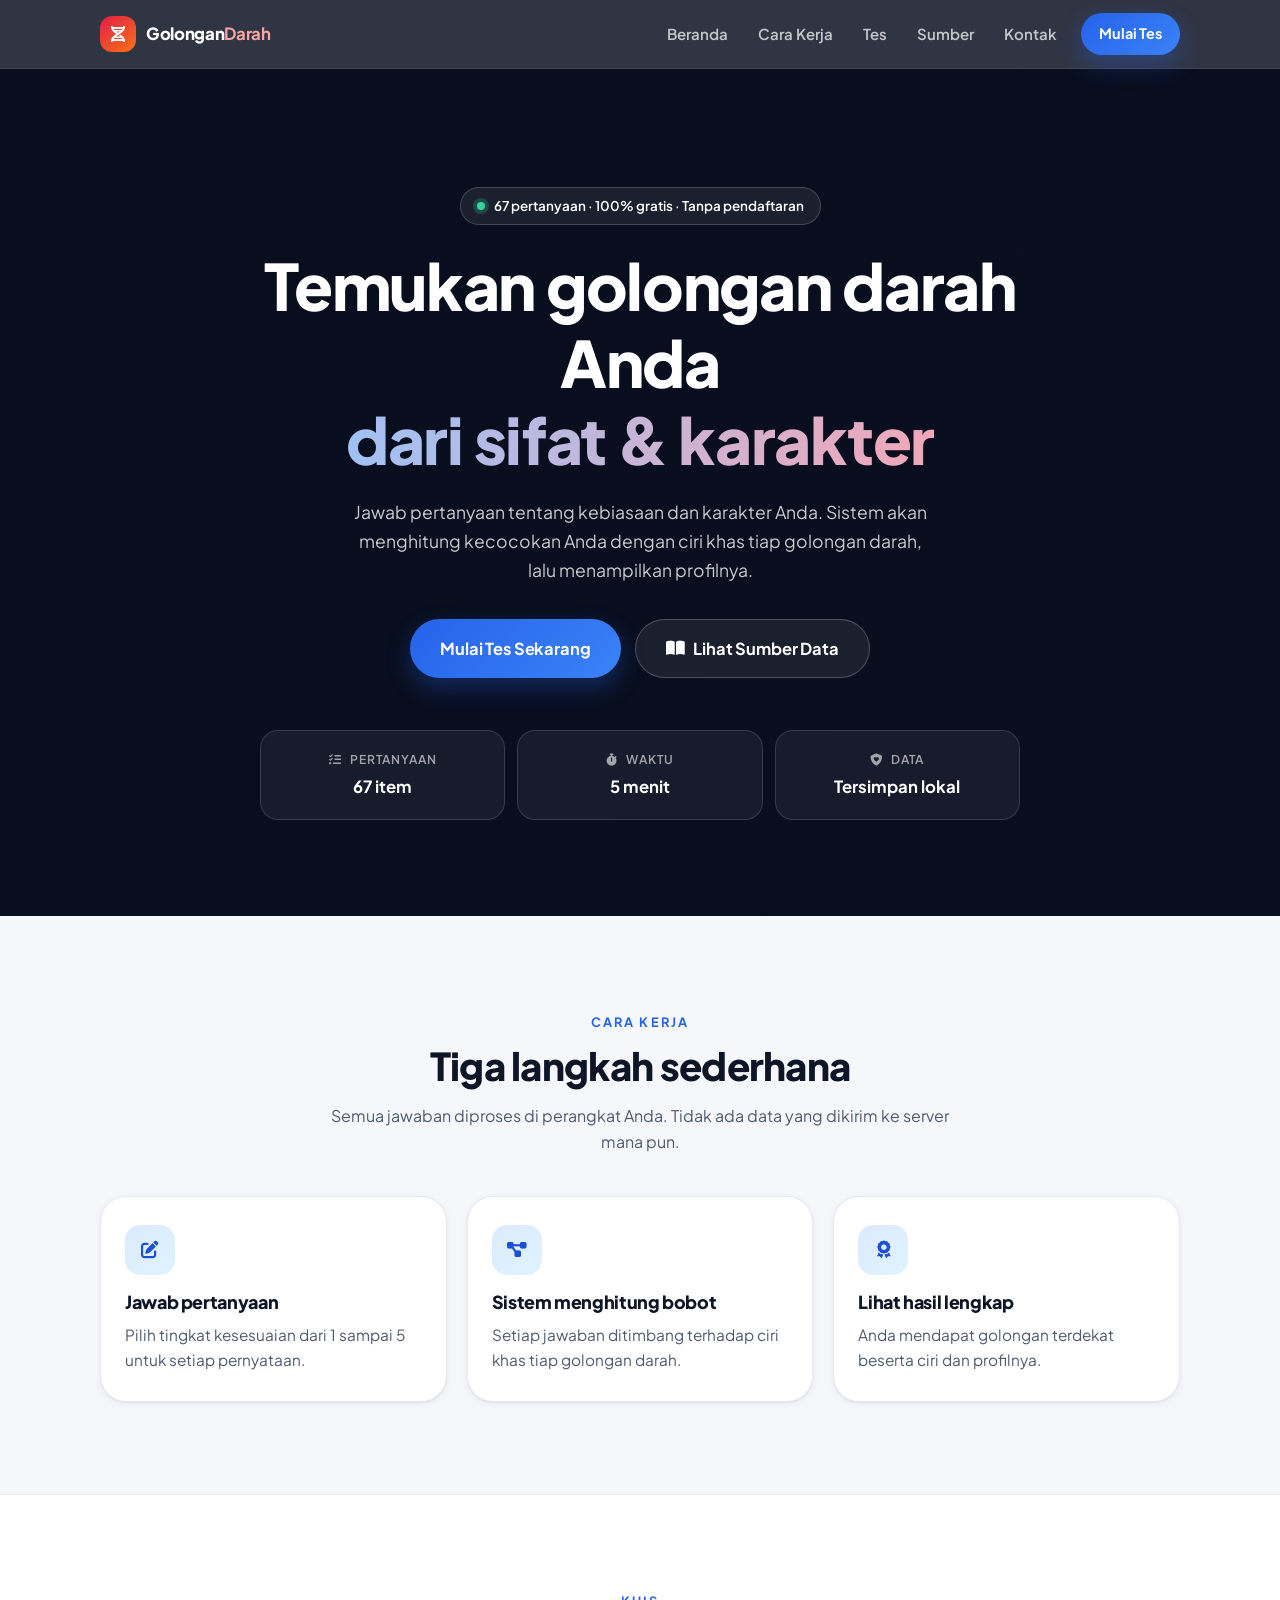
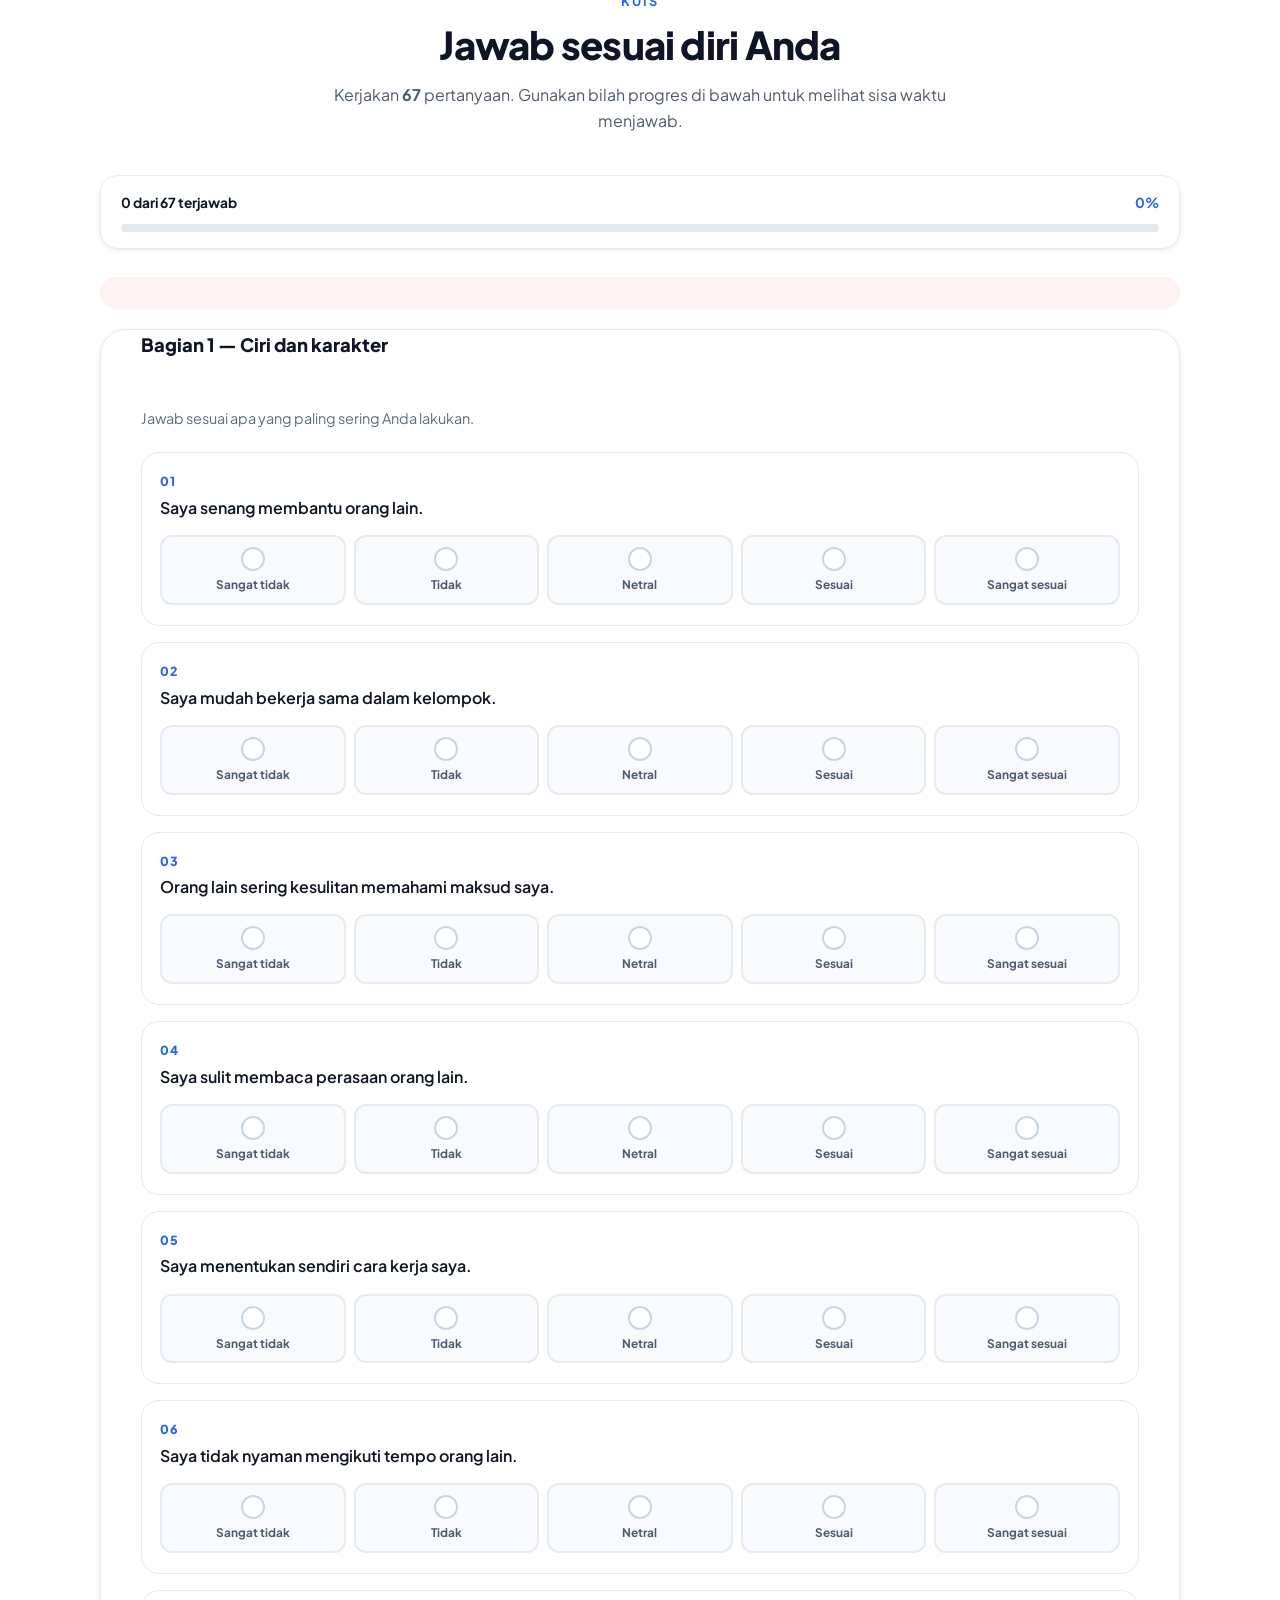
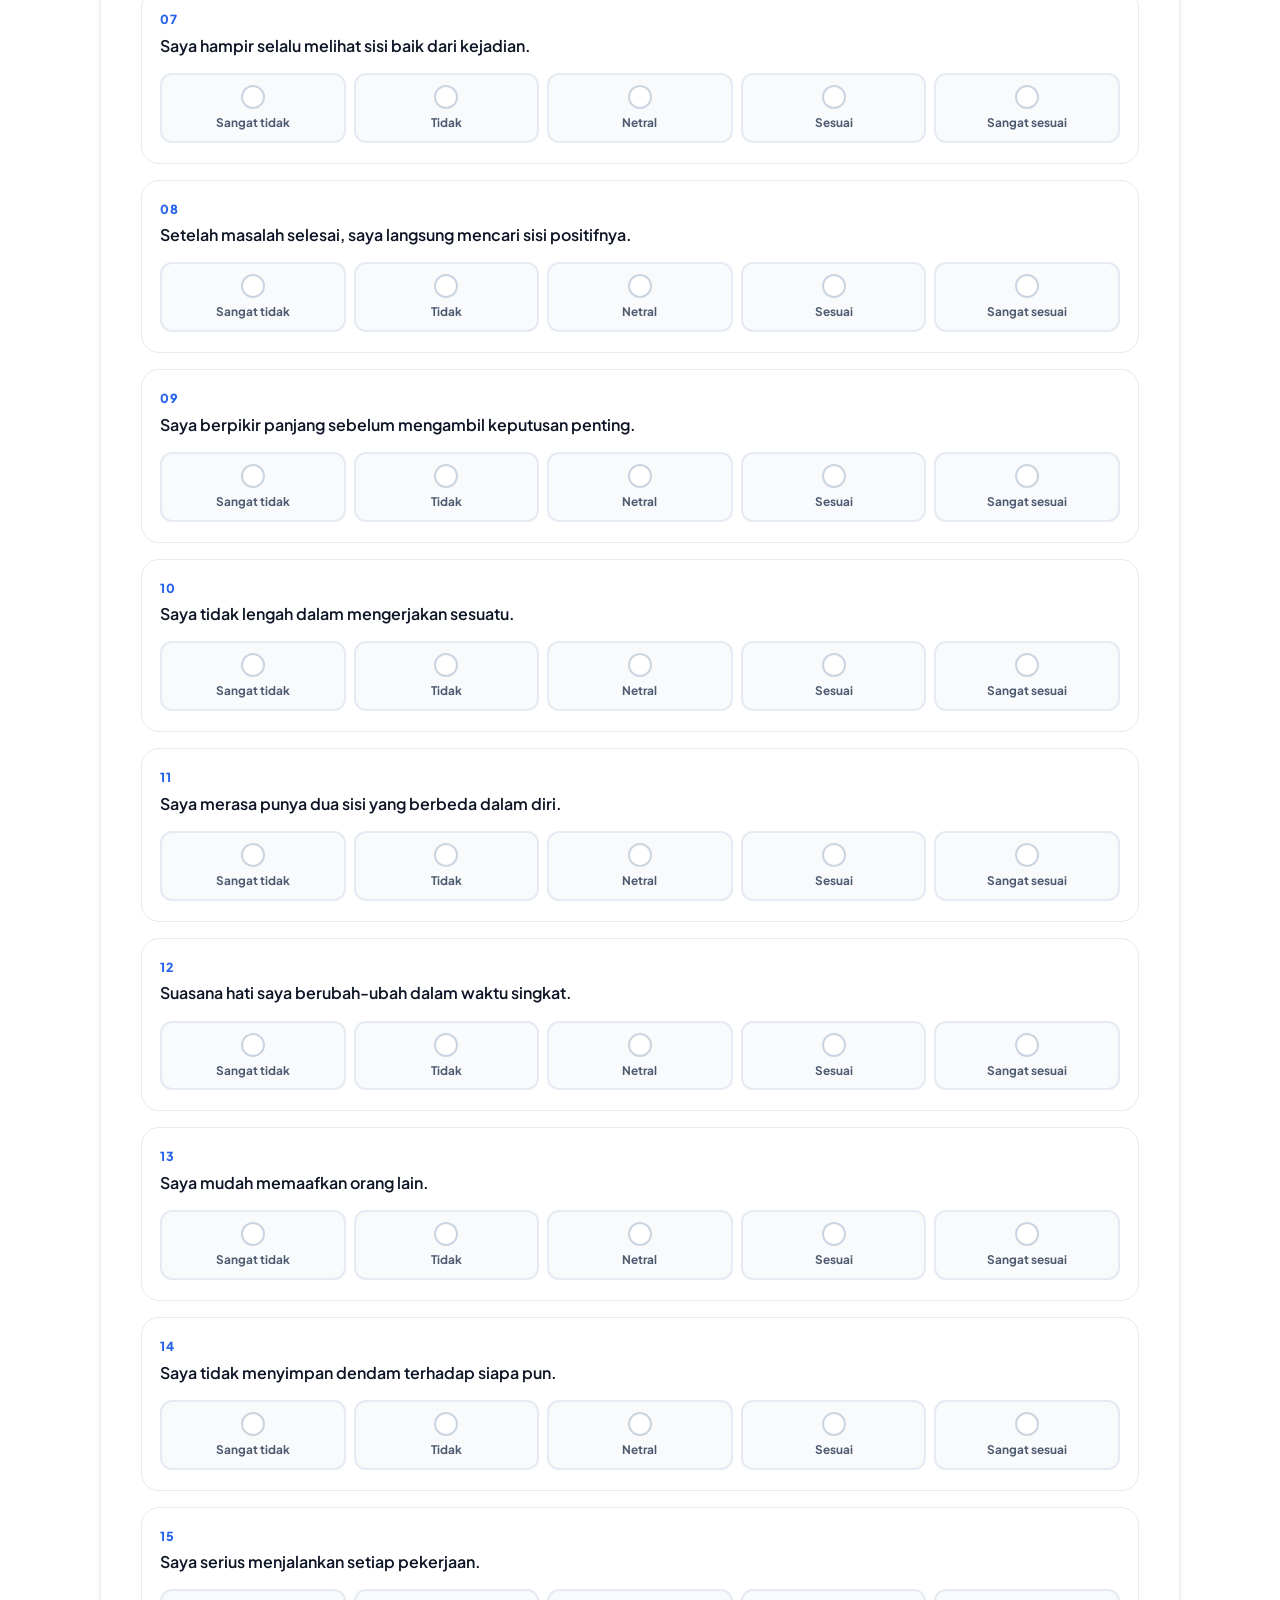
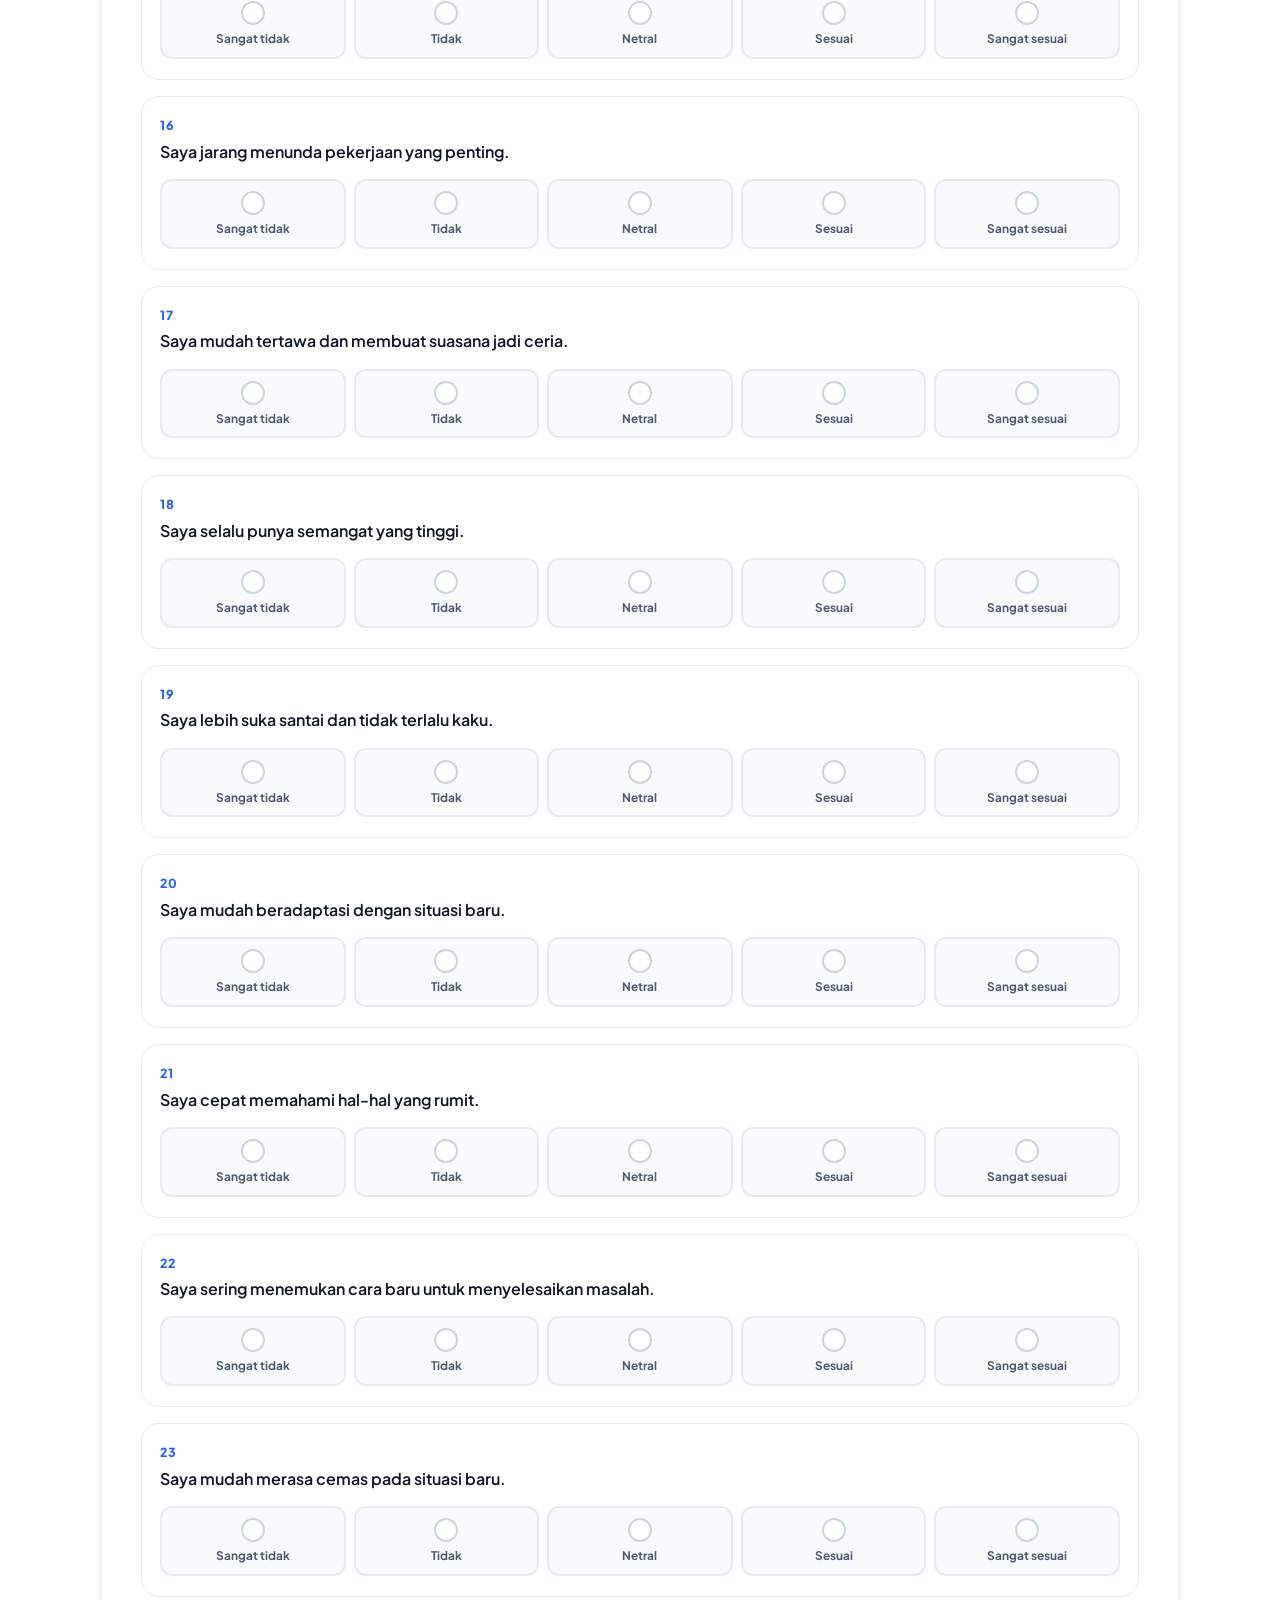
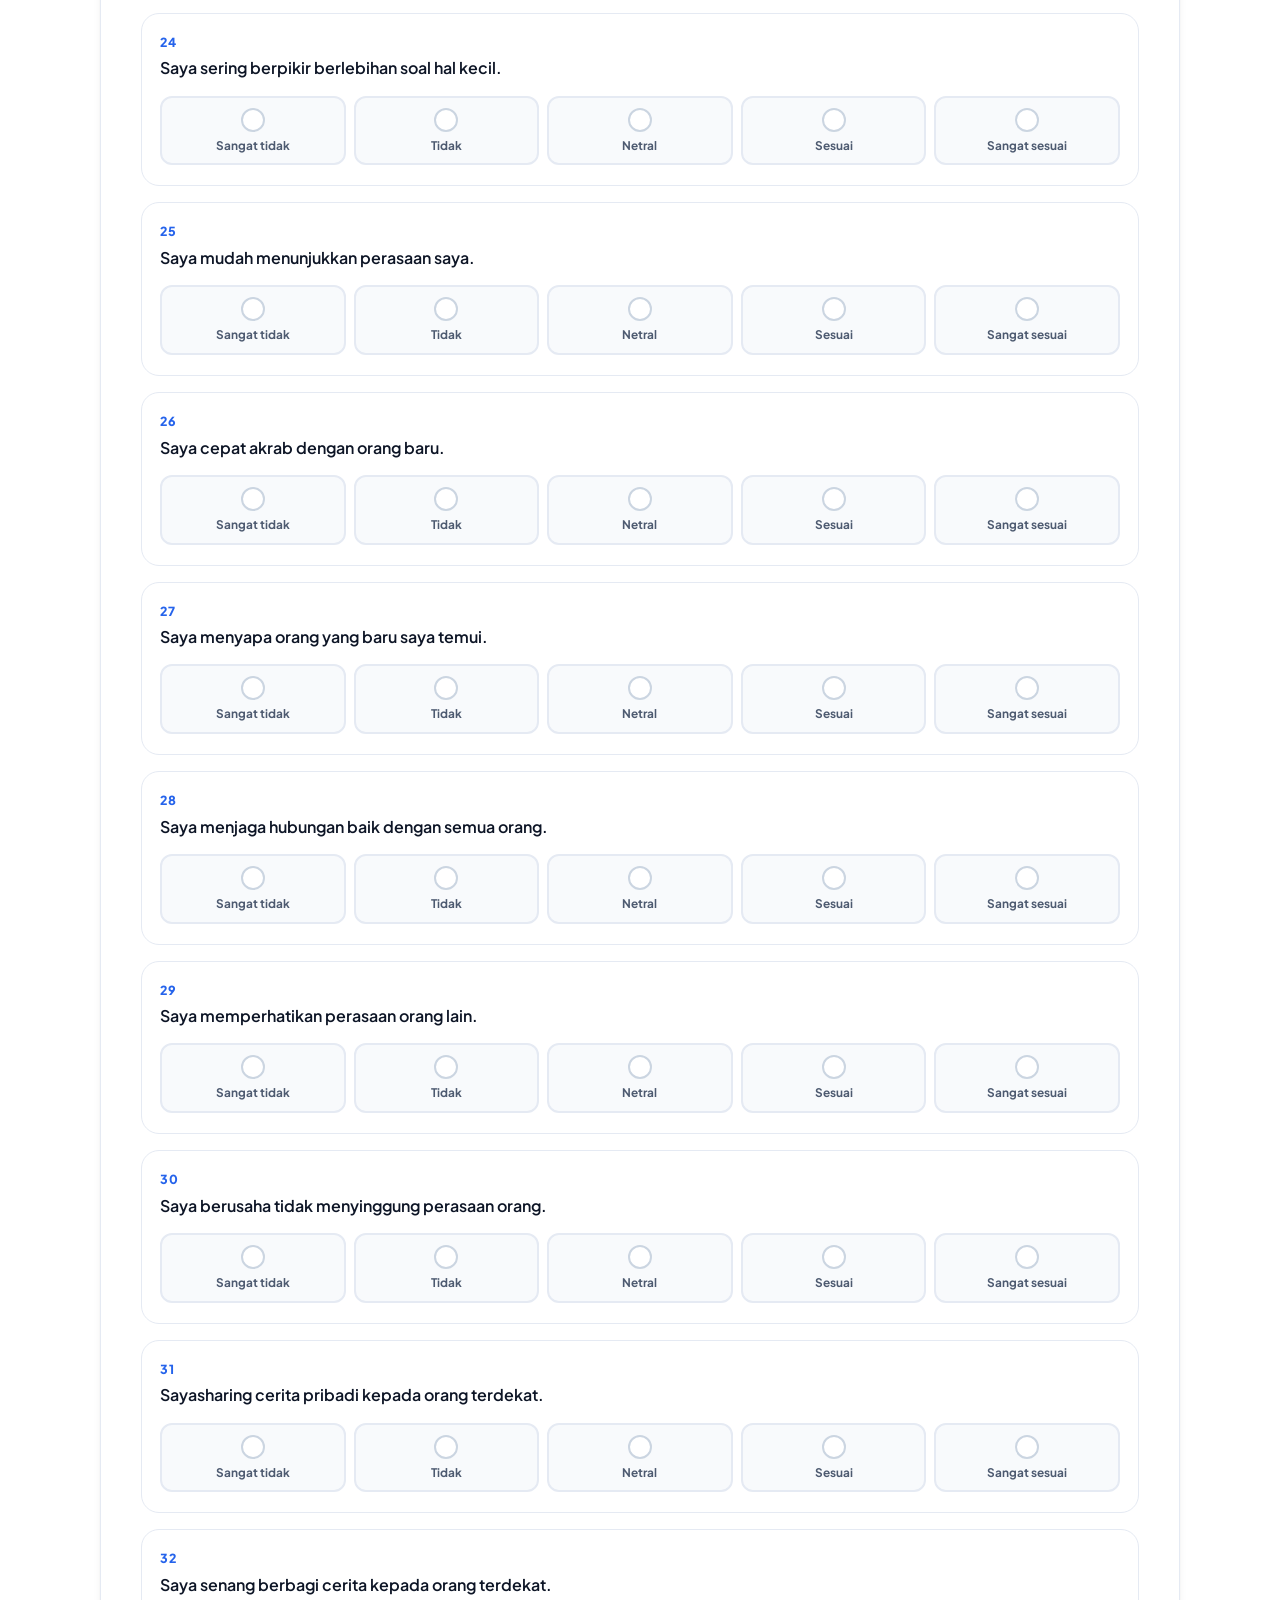
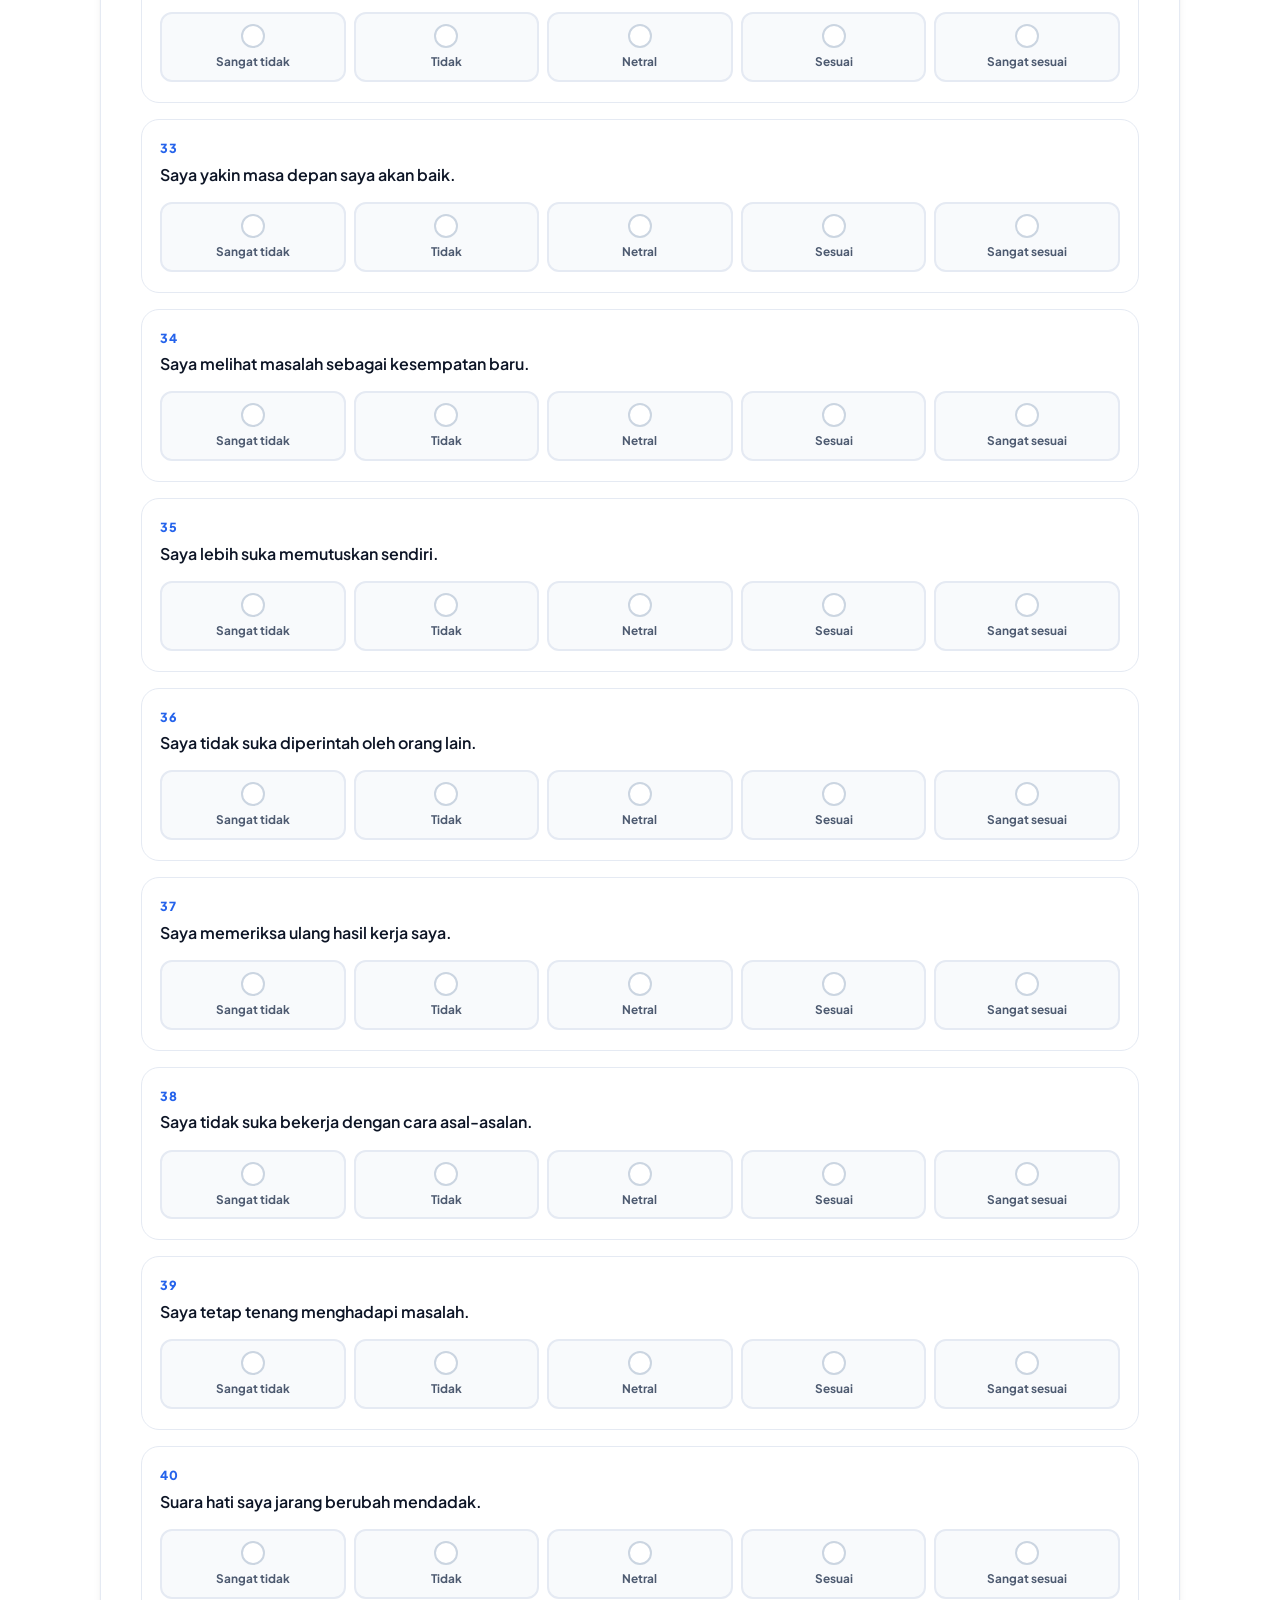
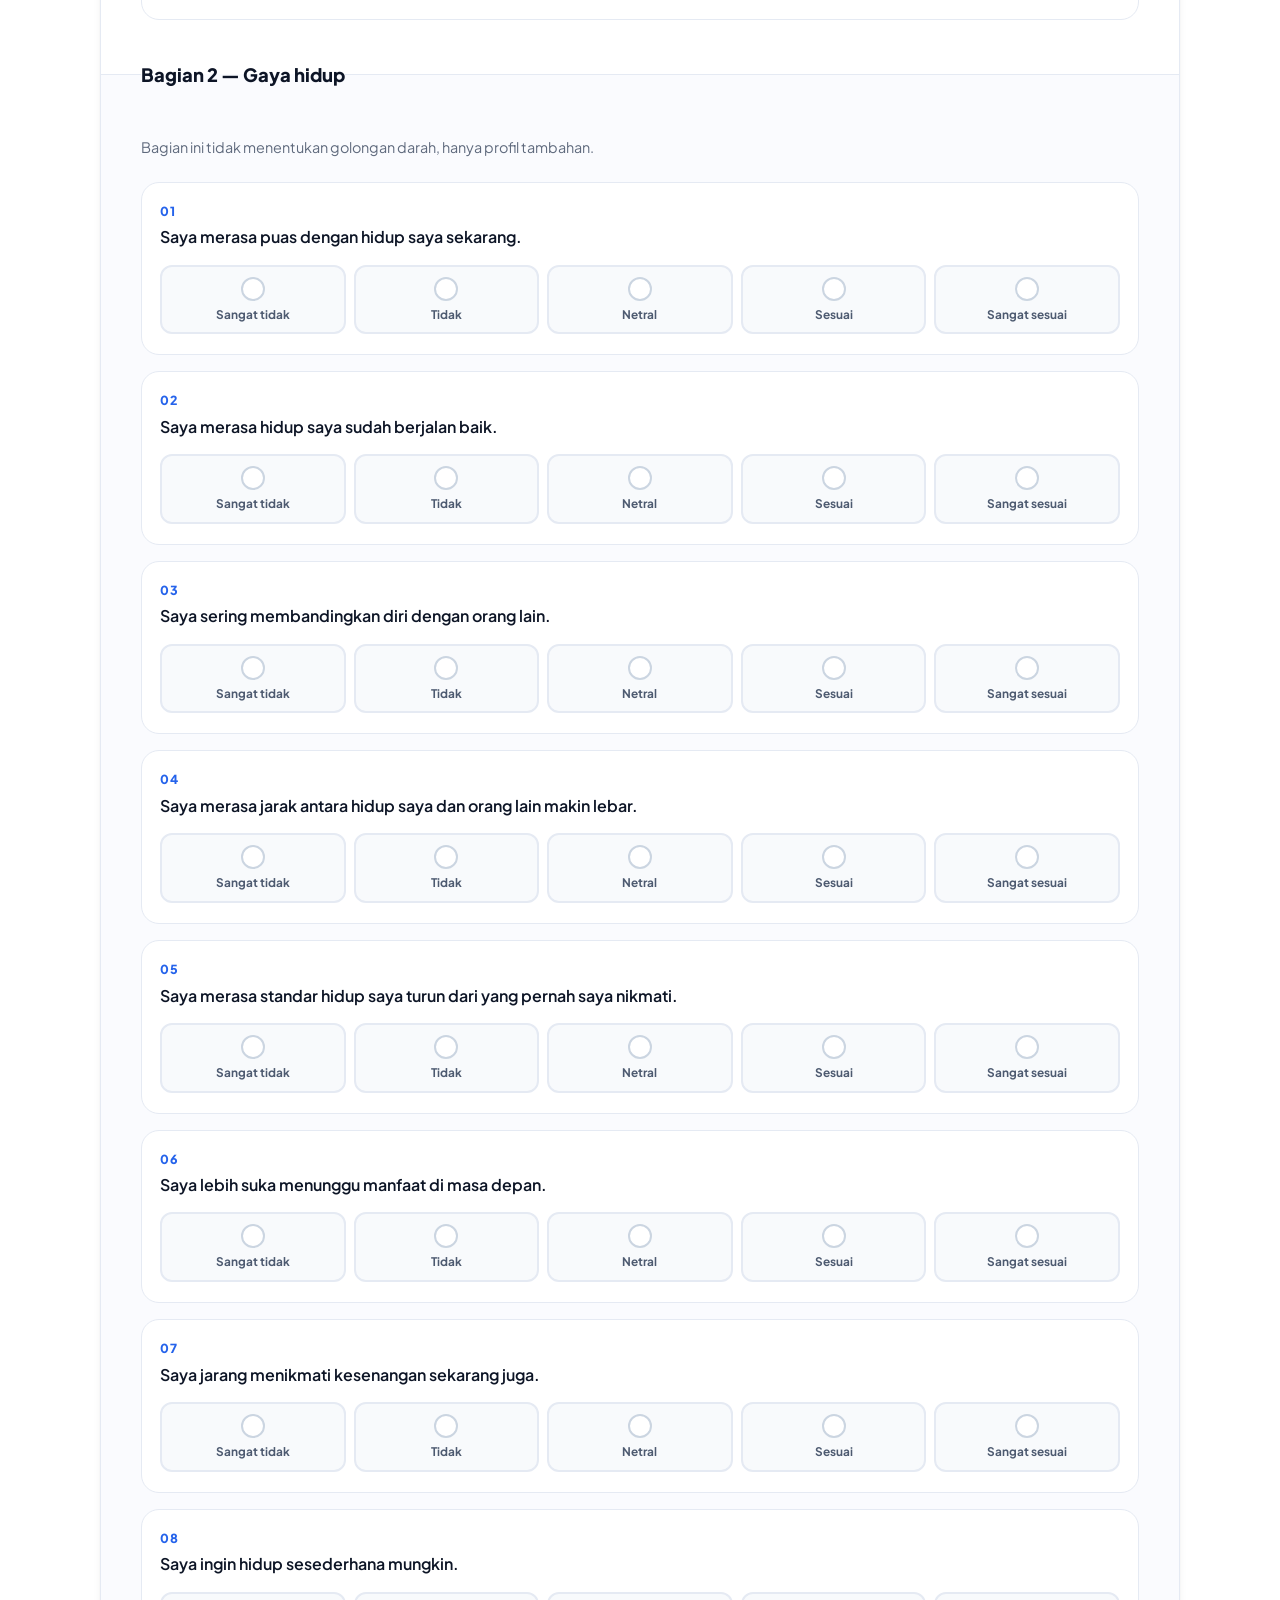
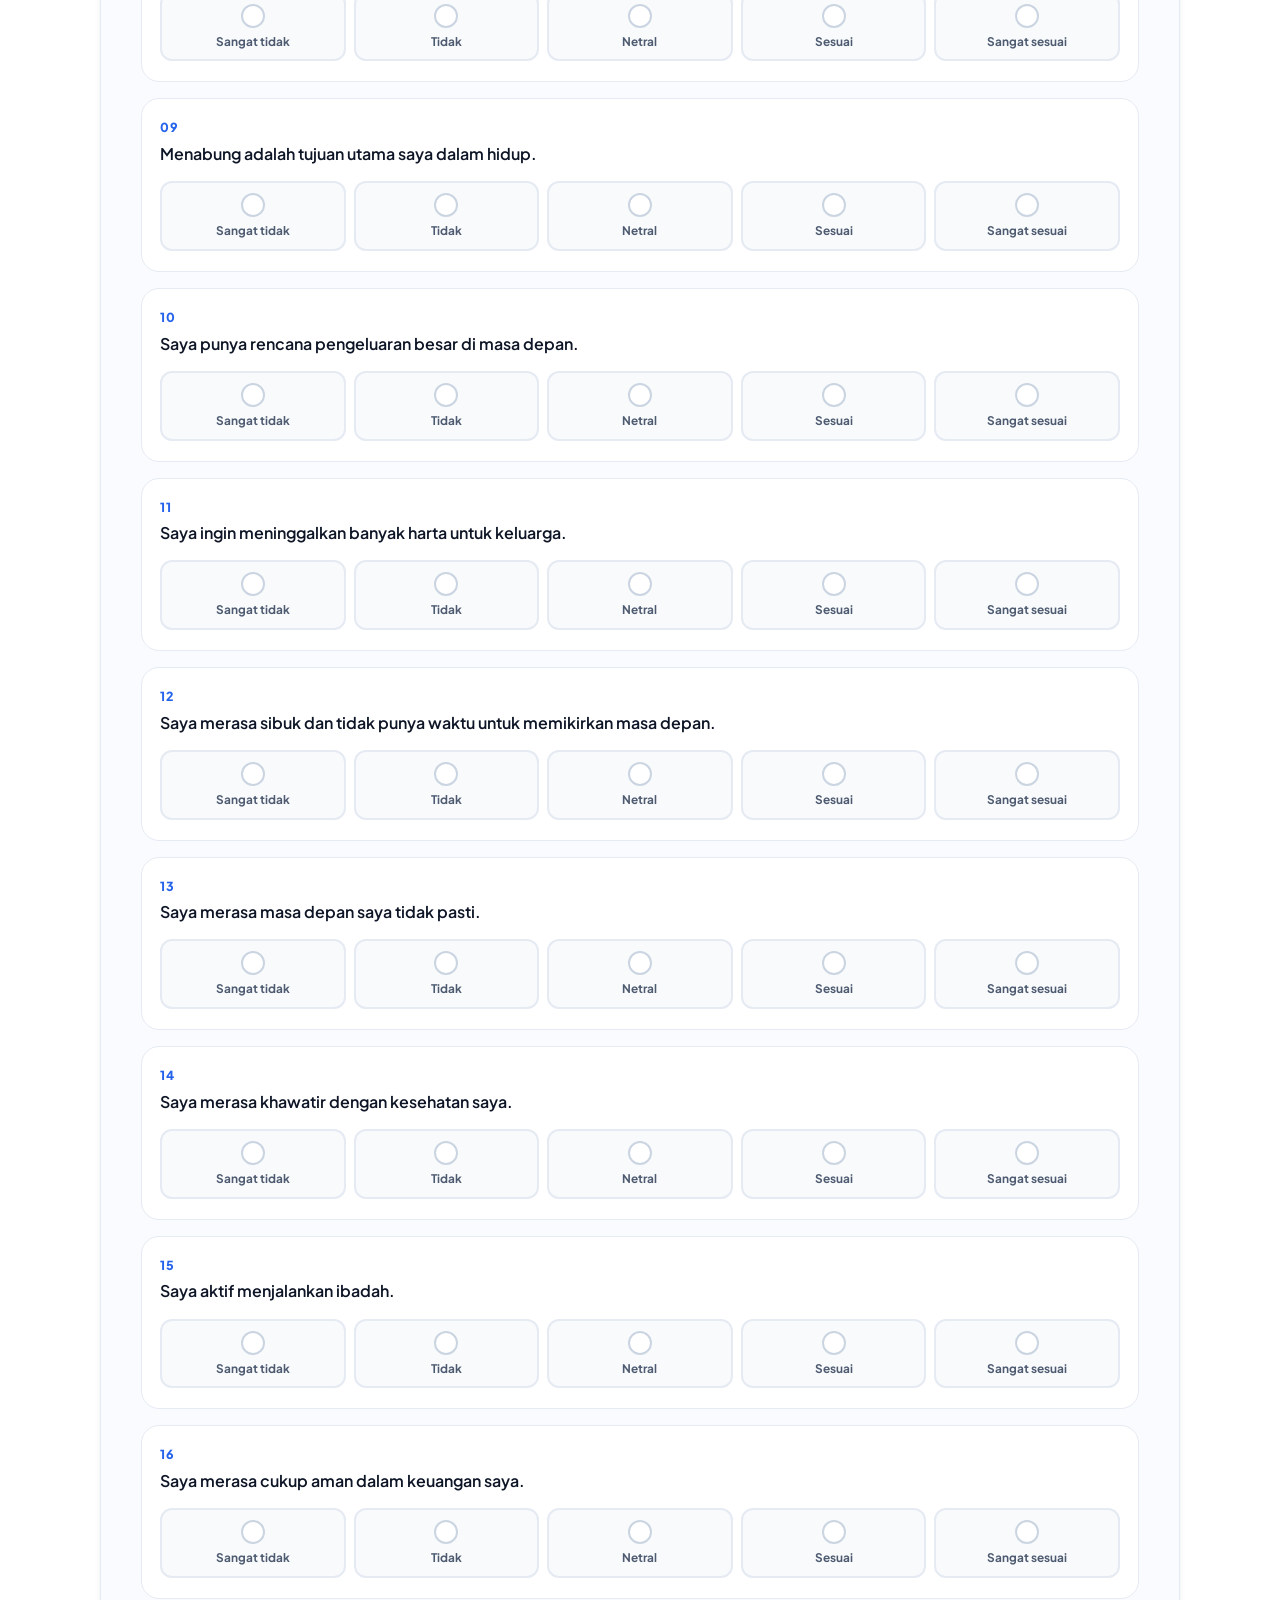
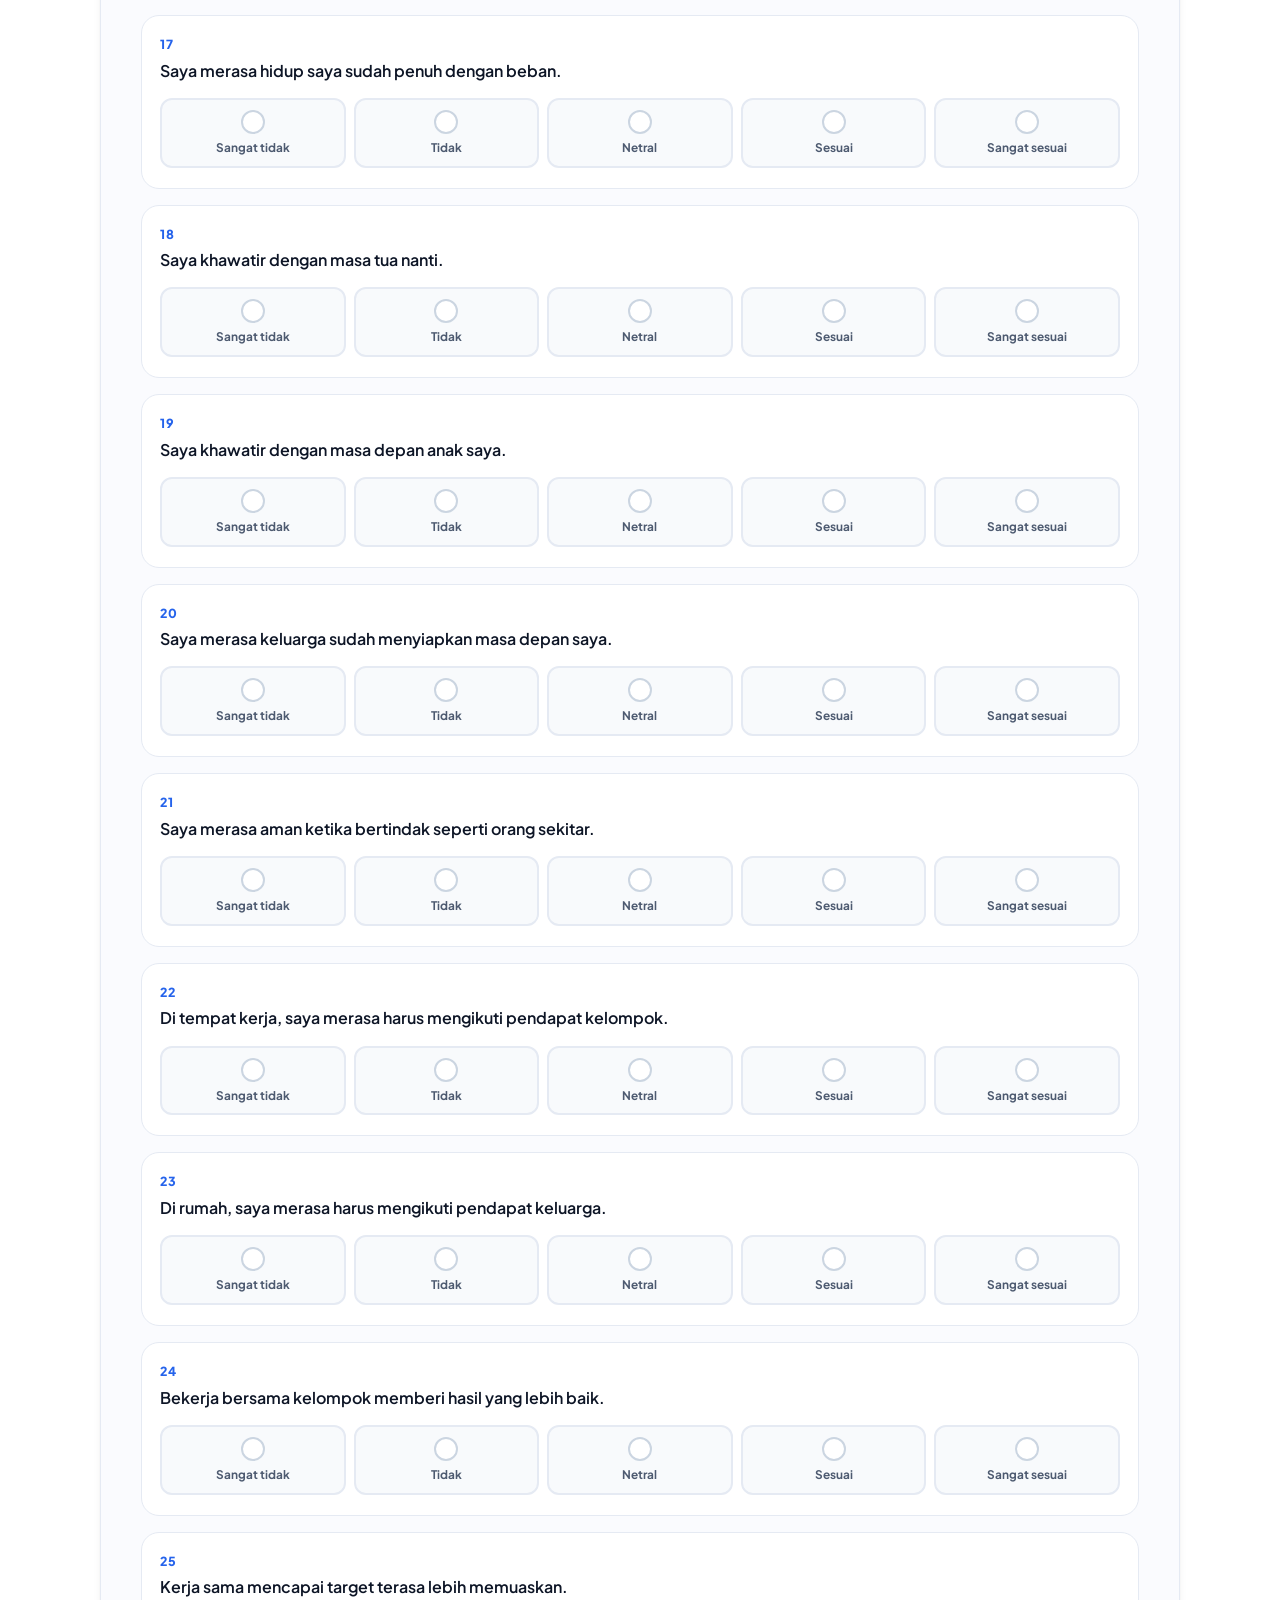
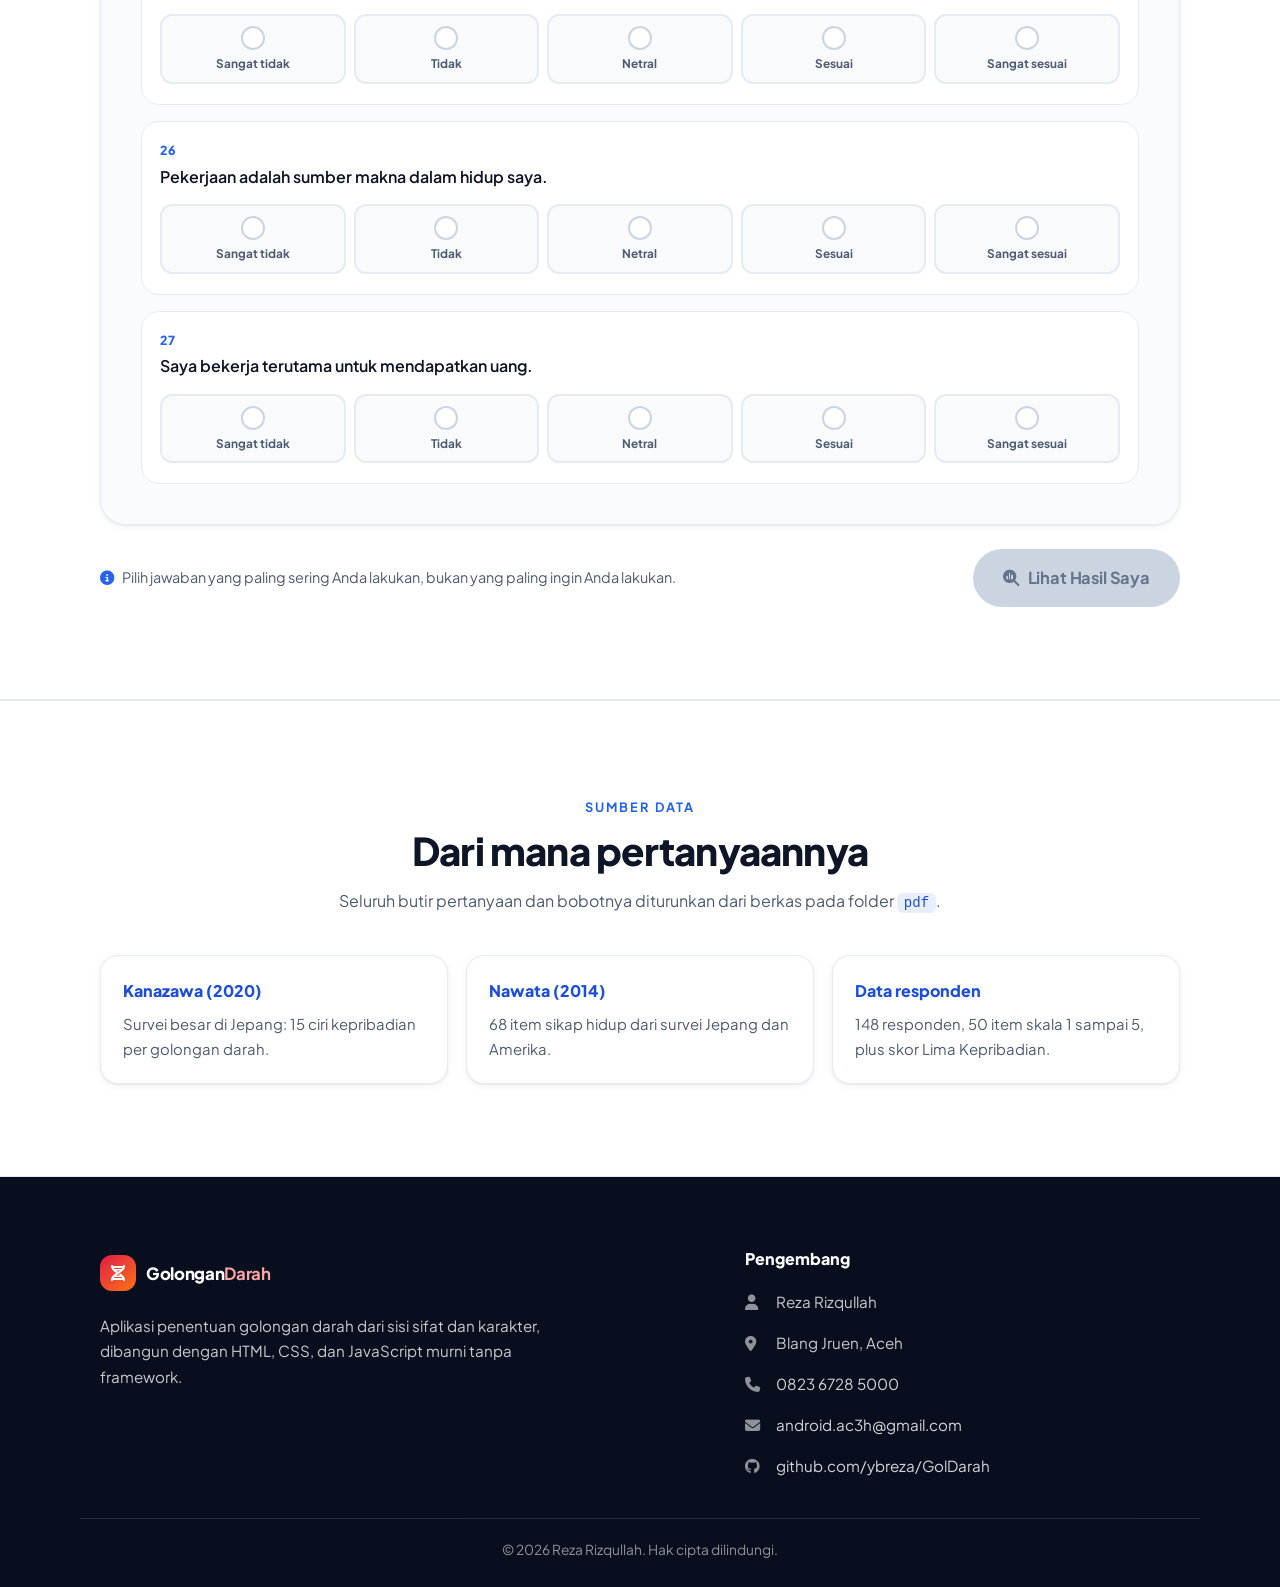
<file: index.html>
<!DOCTYPE html>
<html lang="id">

<head>
  <meta charset="utf-8">
  <meta name="viewport" content="width=device-width, initial-scale=1">
  <title>Tes Golongan Darah dari Sifat &amp; Karakter | GolonganDarah</title>
  <meta name="description"
    content="Tes golongan darah gratis berdasarkan sifat dan karakter. 67 pertanyaan dari studi ilmiah, hasil instan, tanpa pendaftaran. Golongan A, B, AB, dan O.">
  <meta name="author" content="Reza Rizqullah">
  <meta name="keywords" content="tes golongan darah, golongan darah dari sifat, cek golongan darah, kepribadian, golongan A, B, AB, O">
  <meta name="robots" content="index, follow, max-image-preview:large">
  <meta name="theme-color" content="#0a1020">
  <link rel="canonical" href="https://ybreza.github.io/GolDarah/">

  <meta property="og:type" content="website">
  <meta property="og:site_name" content="GolonganDarah">
  <meta property="og:locale" content="id_ID">
  <meta property="og:title" content="Tes Golongan Darah dari Sifat &amp; Karakter">
  <meta property="og:description" content="Jawab 67 pertanyaan tentang diri Anda, lalu lihat golongan darah beserta cirinya. Gratis dan tanpa pendaftaran.">
  <meta property="og:url" content="https://ybreza.github.io/GolDarah/">
  <meta property="og:image" content="https://images.unsplash.com/photo-1532187863486-abf9dbad1b69?auto=format&amp;fit=crop&amp;w=1200&amp;h=630&amp;q=80">
  <meta property="og:image:width" content="1200">
  <meta property="og:image:height" content="630">
  <meta property="og:image:alt" content="Ilustrasi DNA untuk tes golongan darah">

  <meta name="twitter:card" content="summary_large_image">
  <meta name="twitter:title" content="Tes Golongan Darah dari Sifat &amp; Karakter">
  <meta name="twitter:description" content="Jawab 67 pertanyaan tentang diri Anda, lalu lihat golongan darah beserta cirinya.">
  <meta name="twitter:image" content="https://images.unsplash.com/photo-1532187863486-abf9dbad1b69?auto=format&amp;fit=crop&amp;w=1200&amp;h=630&amp;q=80">

  <link rel="preconnect" href="https://fonts.googleapis.com">
  <link rel="preconnect" href="https://fonts.gstatic.com" crossorigin>
  <link rel="preconnect" href="https://cdnjs.cloudflare.com" crossorigin>
  <link rel="preconnect" href="https://images.unsplash.com" crossorigin>
  <link rel="dns-prefetch" href="https://images.unsplash.com">
  <link
    href="https://fonts.googleapis.com/css2?family=Plus+Jakarta+Sans:wght@400;500;600;700;800&display=swap"
    rel="stylesheet">
  <link rel="stylesheet"
    href="https://cdnjs.cloudflare.com/ajax/libs/font-awesome/6.5.2/css/all.min.css" crossorigin="anonymous"
    referrerpolicy="no-referrer">
  <link rel="stylesheet" href="css/style.css">
  <link rel="icon" href="https://cdnjs.cloudflare.com/ajax/libs/font-awesome/6.5.2/svgs/solid/droplet.svg">
  <link rel="sitemap" type="application/xml" href="sitemap.xml">

  <script type="application/ld+json">
  {
    "@context": "https://schema.org",
    "@type": "SoftwareApplication",
    "name": "GolonganDarah",
    "alternateName": "Tes Golongan Darah dari Sifat dan Karakter",
    "url": "https://ybreza.github.io/GolDarah/",
    "description": "Aplikasi tes golongan darah berdasarkan sifat dan karakter, memakai 67 pertanyaan yang disusun dari studi ilmiah.",
    "inLanguage": "id-ID",
    "applicationCategory": "LifestyleApplication",
    "applicationSubCategory": "Tes Kepribadian",
    "operatingSystem": "Semua peramban web modern",
    "browserRequirements": "Requires JavaScript",
    "isAccessibleForFree": true,
    "offers": {
      "@type": "Offer",
      "price": "0",
      "priceCurrency": "IDR"
    },
    "featureList": [
      "67 pertanyaan karakter dan gaya hidup",
      "Mesin skoring untuk golongan darah A, B, AB, dan O",
      "Perbandingan skor keempat golongan darah",
      "Profil gaya hidup delapan dimensi"
    ],
    "author": {
      "@type": "Person",
      "name": "Reza Rizqullah"
    },
    "publisher": {
      "@type": "Person",
      "name": "Reza Rizqullah"
    },
    "image": "https://images.unsplash.com/photo-1532187863486-abf9dbad1b69?auto=format&fit=crop&w=1200&h=630&q=80"
  }
  </script>
</head>

<body>
  <a class="skip-link" href="#tes">Langsung ke kuis</a>

  <header class="topbar" id="top">
    <div class="container topbar__inner">
      <a class="brand" href="#top">
        <span class="brand__mark" aria-hidden="true"><i class="fa-solid fa-dna"></i></span>
        <span class="brand__text">Golongan<strong>Darah</strong></span>
      </a>

      <nav class="nav" id="nav" aria-label="Navigasi utama">
        <a href="#top">Beranda</a>
        <a href="#cara">Cara Kerja</a>
        <a href="#tes">Tes</a>
        <a href="#sumber">Sumber</a>
        <a href="#kontak">Kontak</a>
        <a class="btn btn--primary btn--sm nav__cta" href="#tes">Mulai Tes</a>
      </nav>

      <button class="nav-toggle" id="navToggle" type="button" aria-label="Buka menu" aria-expanded="false"
        aria-controls="nav">
        <i class="fa-solid fa-bars"></i>
      </button>
    </div>
  </header>

  <main>
    <section class="hero" id="beranda">
      <div class="container hero__inner">
        <p class="pill">
          <span class="pill__dot" aria-hidden="true"></span>
          67 pertanyaan &middot; 100% gratis &middot; Tanpa pendaftaran
        </p>
        <h1 class="hero__title">
          Temukan golongan darah Anda
          <span>dari sifat &amp; karakter</span>
        </h1>
        <p class="hero__lead">
          Jawab pertanyaan tentang kebiasaan dan karakter Anda. Sistem akan menghitung kecocokan Anda
          dengan ciri khas tiap golongan darah, lalu menampilkan profilnya.
        </p>
        <div class="hero__actions">
          <a class="btn btn--primary btn--lg" href="#tes">Mulai Tes Sekarang</a>
          <a class="btn btn--ghost btn--lg" href="#sumber">
            <i class="fa-solid fa-book-open"></i>
            Lihat Sumber Data
          </a>
        </div>
        <dl class="stats">
          <div class="stats__item">
            <dt><i class="fa-solid fa-list-check"></i> Pertanyaan</dt>
            <dd>67 item</dd>
          </div>
          <div class="stats__item">
            <dt><i class="fa-solid fa-stopwatch"></i> Waktu</dt>
            <dd>5 menit</dd>
          </div>
          <div class="stats__item">
            <dt><i class="fa-solid fa-shield-heart"></i> Data</dt>
            <dd>Tersimpan lokal</dd>
          </div>
        </dl>
      </div>
    </section>

    <section class="section" id="cara">
      <div class="container">
        <header class="section__head">
          <p class="section__eyebrow">Cara Kerja</p>
          <h2 class="section__title">Tiga langkah sederhana</h2>
          <p class="section__text">
            Semua jawaban diproses di perangkat Anda. Tidak ada data yang dikirim ke server mana pun.
          </p>
        </header>

        <ol class="steps">
          <li class="card step">
            <span class="step__icon" aria-hidden="true"><i class="fa-solid fa-pen-to-square"></i></span>
            <h3>Jawab pertanyaan</h3>
            <p>Pilih tingkat kesesuaian dari 1 sampai 5 untuk setiap pernyataan.</p>
          </li>
          <li class="card step">
            <span class="step__icon" aria-hidden="true"><i class="fa-solid fa-diagram-project"></i></span>
            <h3>Sistem menghitung bobot</h3>
            <p>Setiap jawaban ditimbang terhadap ciri khas tiap golongan darah.</p>
          </li>
          <li class="card step">
            <span class="step__icon" aria-hidden="true"><i class="fa-solid fa-award"></i></span>
            <h3>Lihat hasil lengkap</h3>
            <p>Anda mendapat golongan terdekat beserta ciri dan profilnya.</p>
          </li>
        </ol>
      </div>
    </section>

    <section class="section section--alt" id="tes">
      <div class="container">
        <header class="section__head">
          <p class="section__eyebrow">Kuis</p>
          <h2 class="section__title">Jawab sesuai diri Anda</h2>
          <p class="section__text">
            Kerjakan <strong id="quizTotal">67</strong> pertanyaan. Gunakan bilah progres di bawah untuk
            melihat sisa waktu menjawab.
          </p>
        </header>

        <div class="progress" id="progress">
          <div class="progress__meta">
            <span id="progressCounter">0 dari 67 terjawab</span>
            <span id="progressPercent">0%</span>
          </div>
          <div class="progress__track">
            <span class="progress__bar" id="progressBar"></span>
          </div>
        </div>

        <p class="notice notice--inline" id="quizWarning" hidden></p>

        <form class="quiz" id="quizForm" novalidate>
        </form>

        <div class="quiz__footer">
          <p class="quiz__hint">
            <i class="fa-solid fa-circle-info"></i>
            Pilih jawaban yang paling sering Anda lakukan, bukan yang paling ingin Anda lakukan.
          </p>
          <button class="btn btn--primary btn--lg" type="submit" form="quizForm" id="submitBtn" disabled>
            <i class="fa-solid fa-magnifying-glass-chart"></i>
            Lihat Hasil Saya
          </button>
        </div>
      </div>
    </section>

    <section class="section" id="hasil" hidden>
      <div class="container">
        <article class="result" id="result">
          <header class="result__head">
            <span class="result__badge" id="resultBadge">A</span>
            <div class="result__headline">
              <p class="result__label">Golongan terdekat</p>
              <h2 class="result__name" id="resultName"></h2>
              <p class="result__tagline" id="resultTagline"></p>
            </div>
            <p class="result__share" id="resultShare"></p>
          </header>

          <p class="result__description" id="resultDescription"></p>

          <div class="panel">
            <p class="panel__title">
              <i class="fa-solid fa-chart-simple"></i>
              Perbandingan semua golongan
            </p>
            <div class="ranking" id="resultRanking"></div>
          </div>

          <div class="panel">
            <p class="panel__title">
              <i class="fa-solid fa-tags"></i>
              Ciri yang paling terindikasi
            </p>
            <ul class="chips" id="resultFeatures"></ul>
          </div>

          <div class="panel">
            <p class="panel__title">
              <i class="fa-solid fa-list-check"></i>
              Ciri khas golongan tersebut
            </p>
            <ul class="traits" id="resultTraits"></ul>
          </div>

          <div class="panel">
            <p class="panel__title">
              <i class="fa-solid fa-gauge-high"></i>
              Profil gaya hidup Anda
            </p>
            <div class="bars" id="resultProfile"></div>
          </div>

          <p class="notice">
            <i class="fa-solid fa-triangle-exclamation"></i>
            Hasil ini dihitung dari jawaban karakter, bukan pemeriksaan laboratorium. Belum ada bukti ilmiah
            kuat bahwa golongan darah menentukan kepribadian, sehingga hasil ini sebaiknya dibaca sebagai
            hiburan dan gambaran diri, bukan diagnosis.
          </p>

          <div class="result__actions">
            <button class="btn btn--primary" type="button" id="restartBtn">
              <i class="fa-solid fa-rotate-left"></i>
              Ulangi Tes
            </button>
            <a class="btn btn--ghost btn--dark" href="#top">
              <i class="fa-solid fa-arrow-up"></i>
              Kembali ke Atas
            </a>
          </div>
        </article>
      </div>
    </section>

    <section class="section section--alt" id="sumber">
      <div class="container">
        <header class="section__head">
          <p class="section__eyebrow">Sumber Data</p>
          <h2 class="section__title">Dari mana pertanyaannya</h2>
          <p class="section__text">
            Seluruh butir pertanyaan dan bobotnya diturunkan dari berkas pada folder <code>pdf</code>.
          </p>
        </header>

        <ul class="sources" id="sourceList"></ul>
      </div>
    </section>
  </main>

  <footer class="footer" id="kontak">
    <div class="container footer__inner">
      <div>
        <a class="brand brand--footer" href="#top">
          <span class="brand__mark" aria-hidden="true"><i class="fa-solid fa-dna"></i></span>
          <span class="brand__text">Golongan<strong>Darah</strong></span>
        </a>
        <p class="footer__tagline">
          Aplikasi penentuan golongan darah dari sisi sifat dan karakter, dibangun dengan HTML, CSS, dan
          JavaScript murni tanpa framework.
        </p>
      </div>

      <div>
        <h3 class="footer__title">Pengembang</h3>
        <ul class="contact-list">
          <li><i class="fa-solid fa-user"></i> Reza Rizqullah</li>
          <li><i class="fa-solid fa-location-dot"></i> Blang Jruen, Aceh</li>
          <li>
            <i class="fa-solid fa-phone"></i>
            <a href="tel:+6282367285000">0823 6728 5000</a>
          </li>
          <li>
            <i class="fa-solid fa-envelope"></i>
            <a href="mailto:android.ac3h@gmail.com">android.ac3h@gmail.com</a>
          </li>
          <li>
            <i class="fa-brands fa-github"></i>
            <a href="https://github.com/ybreza/GolDarah" rel="noopener noreferrer" target="_blank">
              github.com/ybreza/GolDarah
            </a>
          </li>
        </ul>
      </div>
    </div>

    <div class="container footer__bottom">
      <p>&copy; <span id="year">2026</span> Reza Rizqullah. Hak cipta dilindungi.</p>
    </div>
  </footer>

  <button class="to-top" id="toTop" type="button" aria-label="Kembali ke atas">
    <i class="fa-solid fa-chevron-up"></i>
  </button>

  <script src="js/data.js"></script>
  <script src="js/app.js"></script>
</body>

</html>
</file>
<file: css/style.css>
:root {
  --bg: #f5f7fb;
  --surface: #ffffff;
  --ink: #0d1526;
  --ink-soft: #4d5a70;
  --ink-mute: #5f6a7d;
  --line: #e5eaf3;
  --brand: #2563eb;
  --brand-dark: #1d4ed8;
  --accent: #e11d48;
  --type-color: #2563eb;
  --radius-sm: 12px;
  --radius: 18px;
  --radius-lg: 26px;
  --shadow-sm: 0 1px 2px rgba(13, 21, 38, .06), 0 2px 8px rgba(13, 21, 38, .05);
  --shadow: 0 12px 30px rgba(13, 21, 38, .08);
  --shadow-lg: 0 24px 60px rgba(13, 21, 38, .16);
  --container: 1120px;
  --nav-height: 68px;
}

*,
*::before,
*::after {
  box-sizing: border-box;
}

html {
  scroll-behavior: smooth;
  scroll-padding-top: calc(var(--nav-height) + 16px);
  -webkit-text-size-adjust: 100%;
  overflow-x: clip;
}

body {
  margin: 0;
  background: var(--bg);
  color: var(--ink);
  font-family: "Plus Jakarta Sans", system-ui, -apple-system, "Segoe UI", Roboto, sans-serif;
  font-size: 16px;
  line-height: 1.65;
  -webkit-font-smoothing: antialiased;
}

h1,
h2,
h3 {
  margin: 0;
  line-height: 1.2;
  font-weight: 800;
  letter-spacing: -.02em;
}

p {
  margin: 0;
}

ul,
ol,
dl,
dd,
fieldset,
legend {
  margin: 0;
  padding: 0;
}

li {
  list-style: none;
}

a {
  color: var(--brand);
  text-decoration: none;
  transition: color .2s ease;
}

a:hover {
  color: var(--brand-dark);
}

button {
  font: inherit;
  color: inherit;
  border: 0;
  background: none;
  cursor: pointer;
}

code {
  padding: 2px 7px;
  border-radius: 6px;
  background: #e8eefb;
  color: var(--brand-dark);
  font-size: .88em;
}

:focus-visible {
  outline: 3px solid rgba(37, 99, 235, .45);
  outline-offset: 3px;
  border-radius: 6px;
}

.container {
  width: 100%;
  max-width: var(--container);
  margin-inline: auto;
  padding-inline: 20px;
}

.skip-link {
  position: absolute;
  top: -60px;
  left: 16px;
  z-index: 200;
  padding: 10px 16px;
  border-radius: 0 0 10px 10px;
  background: var(--brand);
  color: #fff;
  font-weight: 600;
  transition: top .2s ease;
}

.skip-link:focus {
  top: 0;
  color: #fff;
}

.topbar {
  position: sticky;
  top: 0;
  z-index: 100;
  background: rgba(10, 16, 32, .84);
  backdrop-filter: blur(14px);
  -webkit-backdrop-filter: blur(14px);
  border-bottom: 1px solid rgba(255, 255, 255, .08);
}

.topbar__inner {
  min-height: var(--nav-height);
  display: flex;
  align-items: center;
  justify-content: space-between;
  gap: 16px;
}

.brand {
  display: inline-flex;
  align-items: center;
  gap: 10px;
  padding: 6px 0;
  color: #fff;
  font-size: 1.05rem;
  font-weight: 800;
  letter-spacing: -.02em;
}

.brand:hover {
  color: #fff;
}

.brand__mark {
  display: grid;
  place-items: center;
  width: 36px;
  height: 36px;
  border-radius: 12px;
  background: linear-gradient(140deg, var(--accent), #f97316);
  color: #fff;
  font-size: 1rem;
}

.brand__text strong {
  color: #fca5a5;
}

.nav {
  display: flex;
  align-items: center;
  gap: 2px;
}

.nav a:not(.btn) {
  padding: 8px 14px;
  border-radius: 999px;
  color: rgba(255, 255, 255, .72);
  font-size: .94rem;
  font-weight: 600;
}

.nav a:not(.btn):hover {
  color: #fff;
  background: rgba(255, 255, 255, .1);
}

.nav__cta {
  margin-left: 8px;
}

.nav-toggle {
  display: none;
  place-items: center;
  width: 42px;
  height: 42px;
  border-radius: 12px;
  background: rgba(255, 255, 255, .1);
  color: #fff;
  font-size: 1.05rem;
}

.nav-toggle[aria-expanded="true"] {
  background: var(--accent);
}

.btn {
  display: inline-flex;
  align-items: center;
  justify-content: center;
  gap: 9px;
  padding: 12px 22px;
  border-radius: 999px;
  font-weight: 700;
  letter-spacing: -.01em;
  white-space: nowrap;
  transition: transform .18s ease, box-shadow .18s ease, background-color .18s ease, color .18s ease;
}

.btn--primary {
  background: linear-gradient(135deg, var(--brand), #3b82f6);
  color: #fff;
  box-shadow: 0 10px 24px rgba(37, 99, 235, .32);
}

.btn--primary:hover:not(:disabled) {
  color: #fff;
  transform: translateY(-2px);
  box-shadow: 0 16px 30px rgba(37, 99, 235, .4);
}

.btn--primary:disabled {
  background: #cbd5e1;
  color: #64748b;
  box-shadow: none;
  cursor: not-allowed;
}

.btn--ghost {
  background: rgba(255, 255, 255, .08);
  color: #fff;
  border: 1px solid rgba(255, 255, 255, .22);
}

.btn--ghost:hover {
  color: #fff;
  background: rgba(255, 255, 255, .16);
  transform: translateY(-2px);
}

.btn--dark {
  background: #f1f5f9;
  border-color: var(--line);
  color: var(--ink);
}

.btn--dark:hover {
  background: #e2e8f0;
  color: var(--ink);
}

.btn--lg {
  padding: 15px 30px;
  font-size: 1.03rem;
}

.btn--sm {
  padding: 9px 18px;
  font-size: .9rem;
}

.hero {
  position: relative;
  isolation: isolate;
  padding: clamp(56px, 11vw, 118px) 0 clamp(48px, 9vw, 96px);
  background-color: #0a1020;
  background-image: url("https://images.unsplash.com/photo-1532187863486-abf9dbad1b69?auto=format&fit=crop&w=1800&q=70");
  background-position: center;
  background-size: cover;
}

.hero::after {
  content: "";
  position: absolute;
  inset: 0;
  z-index: -1;
  background: linear-gradient(160deg, rgba(8, 14, 30, .93) 0%, rgba(8, 14, 30, .8) 45%, rgba(8, 14, 30, .95) 100%);
}

.hero__inner {
  max-width: 800px;
  text-align: center;
  color: #fff;
}

.pill {
  display: inline-flex;
  align-items: center;
  gap: 9px;
  padding: 7px 16px;
  border: 1px solid rgba(255, 255, 255, .18);
  border-radius: 999px;
  background: rgba(255, 255, 255, .08);
  font-size: .84rem;
  font-weight: 600;
}

.pill__dot {
  width: 8px;
  height: 8px;
  border-radius: 50%;
  background: #34d399;
  box-shadow: 0 0 0 4px rgba(52, 211, 153, .22);
}

.hero__title {
  margin: 22px 0 0;
  font-size: clamp(2.1rem, 6.4vw, 4rem);
}

.hero__title span {
  display: block;
  background: linear-gradient(100deg, #93c5fd, #fda4af);
  -webkit-background-clip: text;
  background-clip: text;
  color: transparent;
}

.hero__lead {
  margin: 20px auto 0;
  max-width: 580px;
  color: rgba(255, 255, 255, .78);
  font-size: clamp(1rem, 2.2vw, 1.1rem);
}

.hero__actions {
  display: flex;
  flex-wrap: wrap;
  justify-content: center;
  gap: 14px;
  margin-top: 34px;
}

.stats {
  display: grid;
  grid-template-columns: repeat(3, minmax(0, 1fr));
  gap: 12px;
  margin-top: 52px;
}

.stats__item {
  padding: 18px 14px;
  border: 1px solid rgba(255, 255, 255, .14);
  border-radius: var(--radius);
  background: rgba(255, 255, 255, .06);
  backdrop-filter: blur(6px);
  -webkit-backdrop-filter: blur(6px);
}

.stats dt {
  font-size: .76rem;
  font-weight: 600;
  letter-spacing: .08em;
  text-transform: uppercase;
  color: rgba(255, 255, 255, .6);
}

.stats dt i {
  margin-right: 5px;
}

.stats dd {
  margin: 4px 0 0;
  font-size: 1.05rem;
  font-weight: 700;
}

.section {
  padding: clamp(52px, 9vw, 92px) 0;
}

.section--alt {
  background: var(--surface);
  border-top: 1px solid var(--line);
  border-bottom: 1px solid var(--line);
}

.section__head {
  max-width: 640px;
  margin: 0 auto 40px;
  text-align: center;
}

.section__eyebrow {
  display: inline-block;
  margin-bottom: 10px;
  color: var(--brand);
  font-size: .8rem;
  font-weight: 700;
  letter-spacing: .16em;
  text-transform: uppercase;
}

.section__title {
  font-size: clamp(1.65rem, 4.4vw, 2.4rem);
}

.section__text {
  margin-top: 14px;
  color: var(--ink-soft);
}

.steps {
  display: grid;
  grid-template-columns: repeat(3, minmax(0, 1fr));
  gap: 20px;
}

.card {
  padding: 28px 24px;
  border: 1px solid var(--line);
  border-radius: var(--radius-lg);
  background: var(--surface);
  box-shadow: var(--shadow-sm);
  transition: transform .22s ease, box-shadow .22s ease;
}

.card:hover {
  transform: translateY(-4px);
  box-shadow: var(--shadow);
}

.step__icon {
  display: grid;
  place-items: center;
  width: 50px;
  height: 50px;
  margin-bottom: 16px;
  border-radius: 15px;
  background: linear-gradient(140deg, #dbeafe, #e0f2fe);
  color: var(--brand-dark);
  font-size: 1.1rem;
}

.step h3 {
  font-size: 1.12rem;
}

.step p {
  margin-top: 10px;
  color: var(--ink-soft);
  font-size: .96rem;
}

.progress {
  position: sticky;
  top: calc(var(--nav-height) + 8px);
  z-index: 60;
  margin-bottom: 28px;
  padding: 16px 20px;
  border: 1px solid var(--line);
  border-radius: var(--radius);
  background: rgba(255, 255, 255, .94);
  backdrop-filter: blur(10px);
  -webkit-backdrop-filter: blur(10px);
  box-shadow: var(--shadow-sm);
}

.progress__meta {
  display: flex;
  align-items: center;
  justify-content: space-between;
  gap: 12px;
  font-size: .86rem;
  font-weight: 700;
}

.progress__meta span:last-child {
  color: var(--brand);
}

.progress__track {
  margin-top: 10px;
  height: 8px;
  border-radius: 999px;
  background: #e2e8f0;
  overflow: hidden;
}

.progress__bar {
  display: block;
  width: 0;
  height: 100%;
  border-radius: 999px;
  background: linear-gradient(90deg, var(--brand), #38bdf8);
  transition: width .3s ease;
}

.quiz {
  border: 1px solid var(--line);
  border-radius: var(--radius-lg);
  background: var(--surface);
  box-shadow: var(--shadow-sm);
  overflow: hidden;
}

.question-group {
  padding: clamp(22px, 4vw, 40px);
  border: 0;
}

.question-group + .question-group {
  border-top: 1px solid var(--line);
  background: #fafbfe;
}

.question-group__title {
  padding: 0;
  font-size: 1.15rem;
  font-weight: 800;
}

.question-group__note {
  margin-top: 6px;
  color: var(--ink-mute);
  font-size: .9rem;
}

.question-list {
  display: grid;
  gap: 16px;
  margin-top: 22px;
}

.question {
  padding: 18px 18px 20px;
  border: 1px solid var(--line);
  border-radius: var(--radius);
  background: var(--surface);
  transition: border-color .2s ease, box-shadow .2s ease;
}

.question.is-answered {
  border-color: #c7d7fb;
  box-shadow: 0 0 0 3px rgba(37, 99, 235, .07);
}

.question__number {
  color: var(--brand);
  font-size: .78rem;
  font-weight: 800;
  letter-spacing: .12em;
}

.question__text {
  margin-top: 4px;
  font-size: 1rem;
  font-weight: 600;
  line-height: 1.45;
}

.scale {
  display: grid;
  grid-template-columns: repeat(5, minmax(0, 1fr));
  gap: 8px;
  margin-top: 16px;
}

.scale-option {
  position: relative;
  display: flex;
  flex-direction: column;
  align-items: center;
  gap: 7px;
  padding: 10px 4px;
  border: 2px solid var(--line);
  border-radius: var(--radius-sm);
  background: #f8fafc;
  cursor: pointer;
  transition: border-color .16s ease, background-color .16s ease, transform .16s ease;
}

.scale-option:hover {
  transform: translateY(-2px);
  border-color: #9dbcfb;
  background: #eff5ff;
}

.scale-option input {
  position: absolute;
  width: 1px;
  height: 1px;
  opacity: 0;
  pointer-events: none;
}

.scale-option__dot {
  display: grid;
  place-items: center;
  width: 24px;
  height: 24px;
  border: 2px solid #cbd5e1;
  border-radius: 50%;
  background: #fff;
  color: transparent;
  font-size: .68rem;
  transition: border-color .16s ease, background-color .16s ease, color .16s ease;
}

.scale-option__text {
  font-size: .74rem;
  font-weight: 700;
  line-height: 1.25;
  text-align: center;
  color: var(--ink-soft);
}

.scale-option input:checked ~ .scale-option__dot {
  border-color: var(--brand);
  background: var(--brand);
  color: #fff;
}

.scale-option:has(input:checked) {
  border-color: var(--brand);
  background: #eff5ff;
}

.scale-option input:checked ~ .scale-option__text {
  color: var(--brand-dark);
}

.scale-option input:focus-visible ~ .scale-option__dot {
  outline: 3px solid rgba(37, 99, 235, .45);
  outline-offset: 2px;
}

.quiz__footer {
  display: flex;
  flex-wrap: wrap;
  align-items: center;
  justify-content: space-between;
  gap: 16px;
  margin-top: 24px;
}

.quiz__hint {
  flex: 1 1 280px;
  color: var(--ink-soft);
  font-size: .9rem;
}

.quiz__hint i {
  margin-right: 6px;
  color: var(--brand);
}

.notice {
  display: flex;
  gap: 12px;
  padding: 16px 18px;
  border-radius: var(--radius);
  background: #fff7ed;
  color: #9a3412;
  font-size: .9rem;
}

.notice i {
  margin-top: 4px;
  color: #ea580c;
}

.notice--inline {
  margin-bottom: 20px;
  background: #fef2f2;
  color: #b91c1c;
}

.notice--inline i {
  color: #dc2626;
}

.result {
  padding: clamp(24px, 5vw, 44px);
  border: 1px solid var(--line);
  border-top: 6px solid var(--type-color);
  border-radius: var(--radius-lg);
  background: var(--surface);
  box-shadow: var(--shadow);
}

.result__head {
  display: flex;
  flex-wrap: wrap;
  align-items: center;
  gap: 20px;
}

.result__badge {
  display: grid;
  place-items: center;
  width: 92px;
  height: 92px;
  flex: none;
  border-radius: 50%;
  background: var(--type-color);
  color: #fff;
  font-size: 2.5rem;
  font-weight: 800;
  box-shadow: 0 14px 34px color-mix(in srgb, var(--type-color) 45%, transparent);
}

.result__headline {
  flex: 1 1 220px;
}

.result__label {
  color: var(--ink-mute);
  font-size: .78rem;
  font-weight: 700;
  letter-spacing: .14em;
  text-transform: uppercase;
}

.result__name {
  margin-top: 4px;
  font-size: clamp(1.5rem, 4.4vw, 2.05rem);
  color: var(--type-color);
}

.result__tagline {
  margin-top: 4px;
  color: var(--ink-soft);
  font-weight: 600;
}

.result__share {
  padding: 10px 18px;
  border-radius: 999px;
  background: color-mix(in srgb, var(--type-color) 12%, transparent);
  color: var(--type-color);
  font-weight: 800;
  font-size: .92rem;
}

.result__description {
  margin-top: 20px;
  color: var(--ink-soft);
}

.panel {
  margin-top: 22px;
  padding: 22px;
  border: 1px solid var(--line);
  border-radius: var(--radius);
  background: #fafbfe;
}

.panel__title {
  display: flex;
  align-items: center;
  gap: 9px;
  margin-bottom: 16px;
  color: var(--ink-mute);
  font-size: .8rem;
  font-weight: 700;
  letter-spacing: .14em;
  text-transform: uppercase;
}

.panel__title i {
  color: var(--brand);
}

.ranking,
.bars {
  display: grid;
  gap: 12px;
}

.rank,
.bar-row {
  display: grid;
  grid-template-columns: 130px 1fr 48px;
  align-items: center;
  gap: 12px;
  font-size: .88rem;
  font-weight: 600;
}

.rank__label,
.bar-row__label {
  color: var(--ink-soft);
}

.rank__track,
.bar-row__track {
  height: 10px;
  border-radius: 999px;
  background: #e6eaf2;
  overflow: hidden;
}

.rank__fill,
.bar-row__fill {
  display: block;
  height: 100%;
  border-radius: 999px;
  transition: width .5s ease;
}

.bar-row__fill {
  background: linear-gradient(90deg, var(--brand), #38bdf8);
}

.rank__value,
.bar-row__value {
  text-align: right;
  color: var(--ink);
  font-weight: 800;
}

.chips {
  display: flex;
  flex-wrap: wrap;
  gap: 9px;
}

.chip {
  padding: 8px 15px;
  border-radius: 999px;
  background: color-mix(in srgb, var(--type-color) 11%, transparent);
  color: var(--type-color);
  font-size: .88rem;
  font-weight: 700;
}

.traits {
  display: grid;
  gap: 11px;
}

.traits li {
  position: relative;
  padding-left: 30px;
  color: var(--ink-soft);
  font-size: .97rem;
}

.traits li::before {
  content: "\f00c";
  position: absolute;
  top: 0;
  left: 0;
  display: grid;
  place-items: center;
  width: 19px;
  height: 19px;
  border-radius: 50%;
  background: var(--type-color);
  color: #fff;
  font-family: "Font Awesome 6 Free";
  font-size: .58rem;
  font-weight: 900;
}

.result .notice {
  margin-top: 22px;
}

.result__actions {
  display: flex;
  flex-wrap: wrap;
  gap: 12px;
  margin-top: 26px;
}

.sources {
  display: grid;
  grid-template-columns: repeat(3, minmax(0, 1fr));
  gap: 18px;
}

.source {
  padding: 22px;
  border: 1px solid var(--line);
  border-radius: var(--radius);
  background: var(--surface);
  box-shadow: var(--shadow-sm);
}

.source__label {
  font-weight: 800;
  color: var(--brand-dark);
}

.source__detail {
  margin-top: 8px;
  color: var(--ink-soft);
  font-size: .93rem;
}

.footer {
  position: relative;
  isolation: isolate;
  padding: clamp(44px, 8vw, 72px) 0 26px;
  background-color: #0a1020;
  background-image: url("https://images.unsplash.com/photo-1576091160399-112ba8d25d1d?auto=format&fit=crop&w=1800&q=70");
  background-position: center;
  background-size: cover;
  color: rgba(255, 255, 255, .78);
}

.footer::after {
  content: "";
  position: absolute;
  inset: 0;
  z-index: -1;
  background: linear-gradient(160deg, rgba(8, 14, 30, .94), rgba(8, 14, 30, .97));
}

.footer__inner {
  display: grid;
  grid-template-columns: 1.4fr 1fr;
  gap: 36px;
}

.brand--footer {
  color: #fff;
}

.footer__tagline {
  margin-top: 16px;
  max-width: 470px;
  font-size: .95rem;
}

.footer__title {
  color: #fff;
  font-size: 1rem;
  letter-spacing: 0;
  margin-bottom: 14px;
}

.contact-list {
  display: grid;
  gap: 4px;
  font-size: .95rem;
}

.contact-list li {
  padding: 6px 0;
}

.contact-list i {
  width: 20px;
  margin-right: 8px;
  color: rgba(255, 255, 255, .55);
}

.contact-list a {
  color: rgba(255, 255, 255, .82);
}

.contact-list a:hover {
  color: #fff;
  text-decoration: underline;
}

.footer__bottom {
  margin-top: 34px;
  padding-top: 20px;
  border-top: 1px solid rgba(255, 255, 255, .12);
  color: rgba(255, 255, 255, .55);
  font-size: .86rem;
  text-align: center;
}

.to-top {
  position: fixed;
  right: 18px;
  bottom: 18px;
  z-index: 90;
  display: grid;
  place-items: center;
  width: 46px;
  height: 46px;
  border-radius: 50%;
  background: var(--brand);
  color: #fff;
  box-shadow: 0 12px 26px rgba(37, 99, 235, .38);
  opacity: 0;
  visibility: hidden;
  transform: translateY(12px);
  transition: opacity .25s ease, transform .25s ease, visibility .25s ease;
}

.to-top.is-visible {
  opacity: 1;
  visibility: visible;
  transform: none;
}

.to-top:hover {
  background: var(--brand-dark);
}

@media (max-width: 900px) {
  .steps,
  .sources {
    grid-template-columns: 1fr;
  }

  .footer__inner {
    grid-template-columns: 1fr;
  }
}

@media (max-width: 760px) {
  .nav-toggle {
    display: grid;
  }

  .nav {
    position: absolute;
    top: var(--nav-height);
    left: 12px;
    right: 12px;
    display: none;
    flex-direction: column;
    align-items: stretch;
    gap: 4px;
    padding: 14px;
    border: 1px solid rgba(255, 255, 255, .1);
    border-radius: var(--radius);
    background: rgba(11, 18, 34, .98);
    box-shadow: var(--shadow-lg);
  }

  .nav.is-open {
    display: flex;
  }

  .nav a:not(.btn) {
    padding: 12px 14px;
  }

  .nav__cta {
    margin: 6px 0 0;
  }

  .hero__actions .btn {
    width: 100%;
  }

  .stats {
    grid-template-columns: 1fr;
    gap: 10px;
  }

  .scale {
    gap: 6px;
  }

  .scale-option {
    padding: 9px 2px;
  }

  .scale-option__text {
    font-size: .66rem;
  }

  .rank,
  .bar-row {
    grid-template-columns: 96px 1fr 42px;
    gap: 9px;
    font-size: .82rem;
  }

  .quiz__footer .btn {
    width: 100%;
  }

  .to-top {
    right: 14px;
    bottom: 14px;
  }
}

@media (prefers-reduced-motion: reduce) {

  *,
  *::before,
  *::after {
    animation-duration: .01ms !important;
    transition-duration: .01ms !important;
    scroll-behavior: auto !important;
  }
}
</file>
